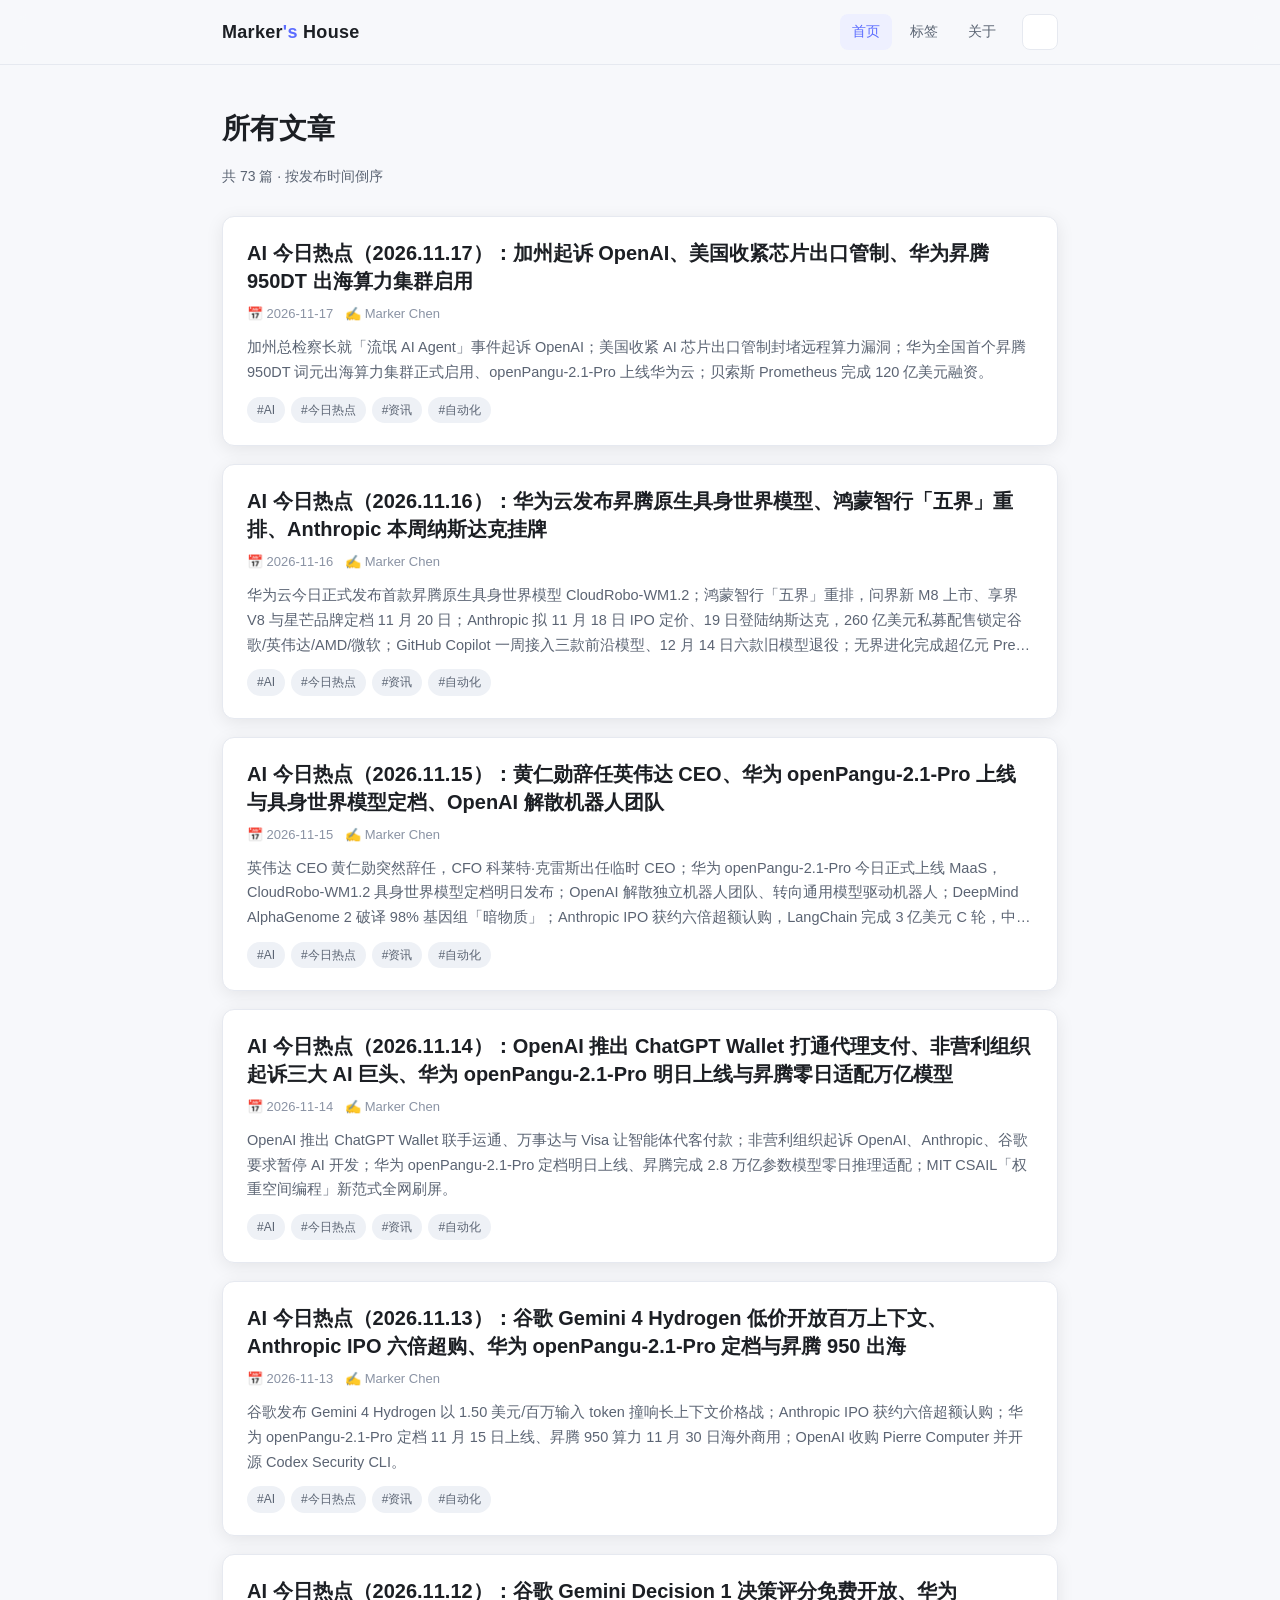
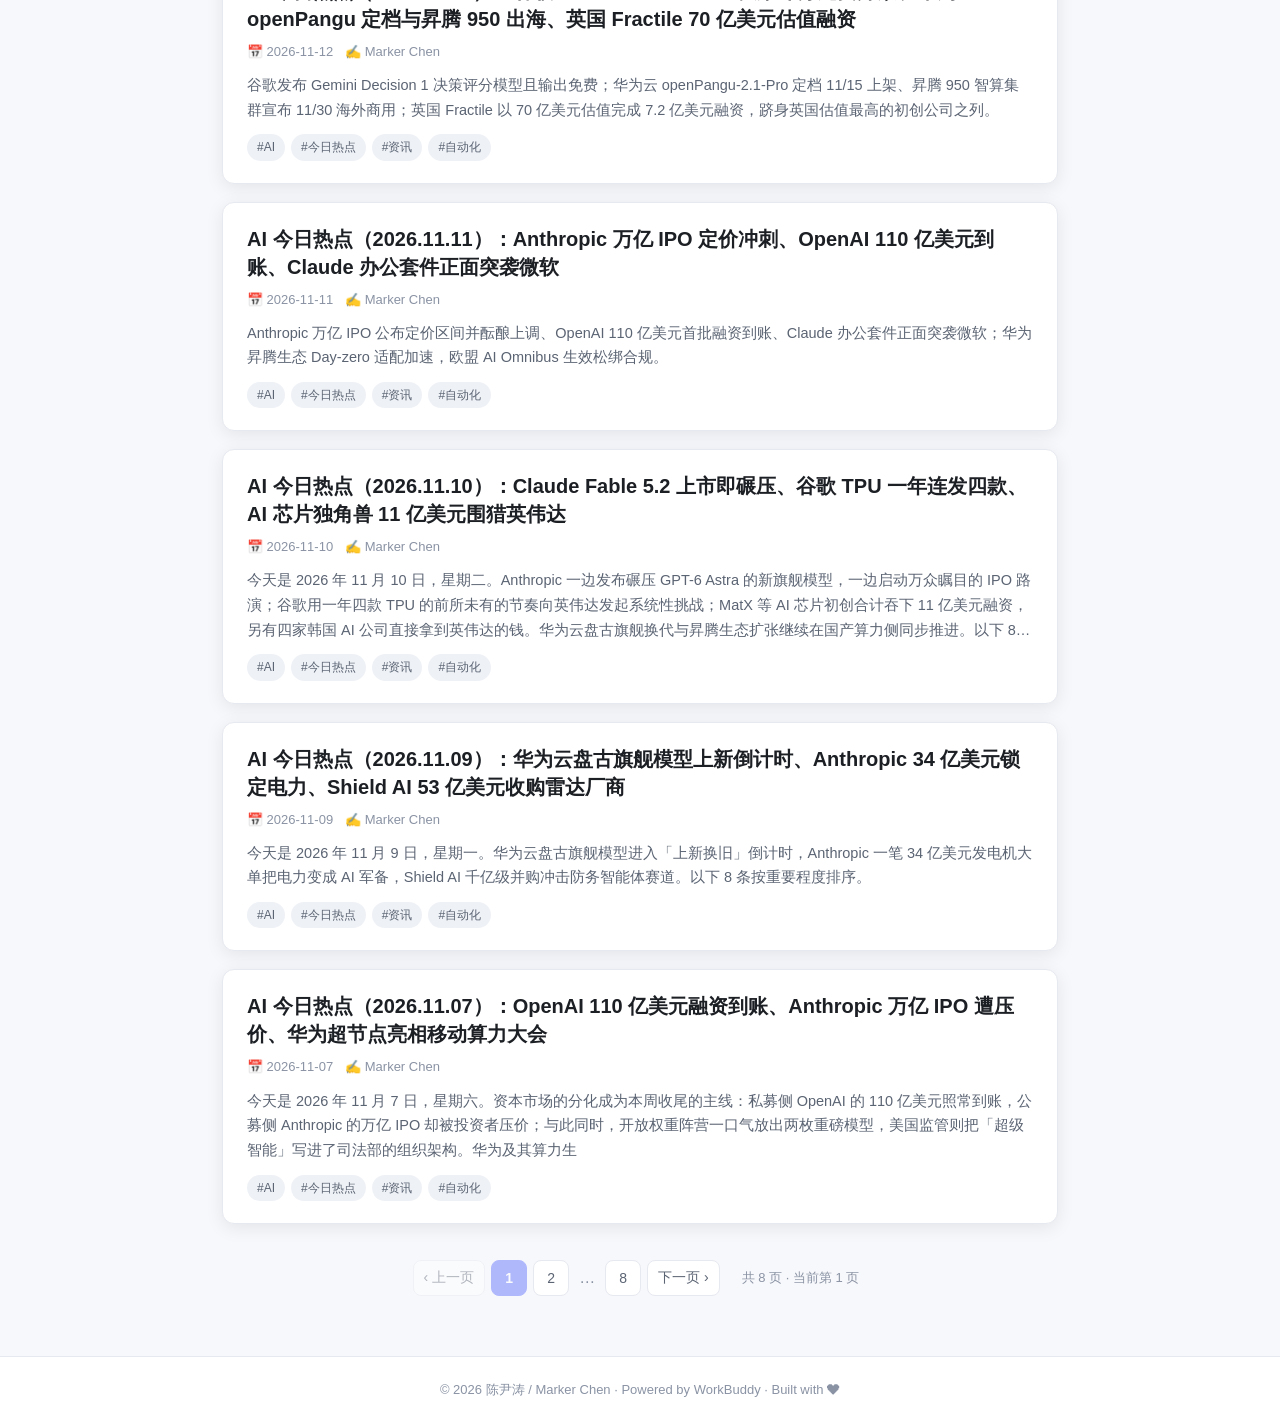
<file: index.html>
<!DOCTYPE html>
<html lang="zh-CN">
<head>
  <meta charset="UTF-8" />
  <meta name="viewport" content="width=device-width, initial-scale=1.0" />
  <title>Marker Chen 的小站 · 首页</title>
  <meta name="description" content="陈尹涛（Marker Chen）的个人小站——记录读书、编程与 vibe coding。" />
  <link rel="stylesheet" href="./css/style.css" />
  <base href="./" />
  <script>
    // 提前应用主题，避免闪烁
    (function () {
      try {
        var t = localStorage.getItem('blog-theme') || 'light';
        document.documentElement.setAttribute('data-theme', t);
      } catch (e) {}
    })();
  </script>
</head>
<body>
  <div id="site-header"></div>

  <main class="container">
    <h1 class="page-title">所有文章</h1>
    <p class="page-subtitle">共 <span id="total-count">0</span> 篇 · 按发布时间倒序</p>

    <section id="post-list" class="post-list" aria-live="polite"></section>

    <nav class="pagination" id="pagination" aria-label="分页导航"></nav>
  </main>

  <div id="site-footer"></div>

  <script src="./js/app.js"></script>
  <script>
    const PAGE_SIZE = 10;

    function renderCard(post) {
      const tags = (post.tags || [])
        .map((t) => `<a class="tag-chip" href="./tag.html?name=${encodeURIComponent(t)}">#${Blog.escapeHtml(t)}</a>`)
        .join("");
      const excerpt = post.excerpt || Blog.extractExcerpt(post.content, 140);
      return `
        <article class="post-card">
          <h2><a href="./post.html?id=${encodeURIComponent(post.id)}">${Blog.escapeHtml(post.title)}</a></h2>
          <div class="post-meta">
            <span class="meta-item">📅 ${Blog.formatDate(post.date)}</span>
            <span class="meta-item">✍ ${Blog.escapeHtml(post.author || "Marker Chen")}</span>
          </div>
          <p class="post-excerpt">${Blog.escapeHtml(excerpt)}</p>
          <div class="post-tags">${tags}</div>
        </article>
      `;
    }

    function getPageFromURL() {
      const params = new URLSearchParams(location.search);
      const p = parseInt(params.get("page") || "1", 10);
      return isNaN(p) || p < 1 ? 1 : p;
    }

    function setPageInURL(page) {
      const params = new URLSearchParams(location.search);
      if (page === 1) params.delete("page");
      else params.set("page", String(page));
      const qs = params.toString();
      const url = qs ? `?${qs}` : location.pathname;
      history.replaceState(null, "", url);
    }

    function renderPagination(currentPage, totalPages) {
      const root = document.getElementById("pagination");
      if (totalPages <= 1) {
        root.innerHTML = `<span class="page-info">共 ${totalPages} 页 · 当前第 ${currentPage} 页</span>`;
        return;
      }

      // 计算显示的页码范围
      const pages = [];
      const add = (p) => pages.push(p);
      const window_ = 1; // 当前页左右各显示几个
      add(1);
      if (currentPage - window_ > 2) add("…");
      for (let i = Math.max(2, currentPage - window_); i <= Math.min(totalPages - 1, currentPage + window_); i++) {
        add(i);
      }
      if (currentPage + window_ < totalPages - 1) add("…");
      if (totalPages > 1) add(totalPages);

      let html = "";
      // 上一页
      html += `<button type="button" data-page="${currentPage - 1}" ${currentPage === 1 ? "disabled" : ""}>‹ 上一页</button>`;

      pages.forEach((p) => {
        if (p === "…") {
          html += `<span class="ellipsis">…</span>`;
        } else if (p === currentPage) {
          html += `<button type="button" class="page-current" disabled>${p}</button>`;
        } else {
          html += `<button type="button" data-page="${p}">${p}</button>`;
        }
      });

      // 下一页
      html += `<button type="button" data-page="${currentPage + 1}" ${currentPage === totalPages ? "disabled" : ""}>下一页 ›</button>`;
      html += `<span class="page-info">共 ${totalPages} 页 · 当前第 ${currentPage} 页</span>`;

      root.innerHTML = html;

      // 绑定事件
      root.querySelectorAll("button[data-page]").forEach((btn) => {
        btn.addEventListener("click", () => {
          const p = parseInt(btn.dataset.page, 10);
          if (p >= 1 && p <= totalPages) {
            setPageInURL(p);
            renderPage(p);
            window.scrollTo({ top: 0, behavior: "smooth" });
          }
        });
      });
    }

    function renderPage(page) {
      const list = document.getElementById("post-list");
      const totalPages = Math.max(1, Math.ceil(_allPosts.length / PAGE_SIZE));
      page = Math.max(1, Math.min(page, totalPages));
      const start = (page - 1) * PAGE_SIZE;
      const end = start + PAGE_SIZE;
      const pagePosts = _allPosts.slice(start, end);

      list.innerHTML =
        pagePosts.map(renderCard).join("") ||
        `<div class="empty-state"><p>暂无文章</p></div>`;

      renderPagination(page, totalPages);
    }

    let _allPosts = [];
    (async function init() {
      Blog.applyTheme(Blog.getSavedTheme());
      Blog.renderHeader();
      Blog.renderFooter();

      try {
        _allPosts = await Blog.loadPosts();
        document.getElementById("total-count").textContent = _allPosts.length;
        const page = getPageFromURL();
        renderPage(page);
      } catch (err) {
        document.getElementById("post-list").innerHTML =
          `<div class="empty-state"><p>文章加载失败：${Blog.escapeHtml(err.message)}</p></div>`;
      }
    })();
  </script>
</body>
</html>
</file>
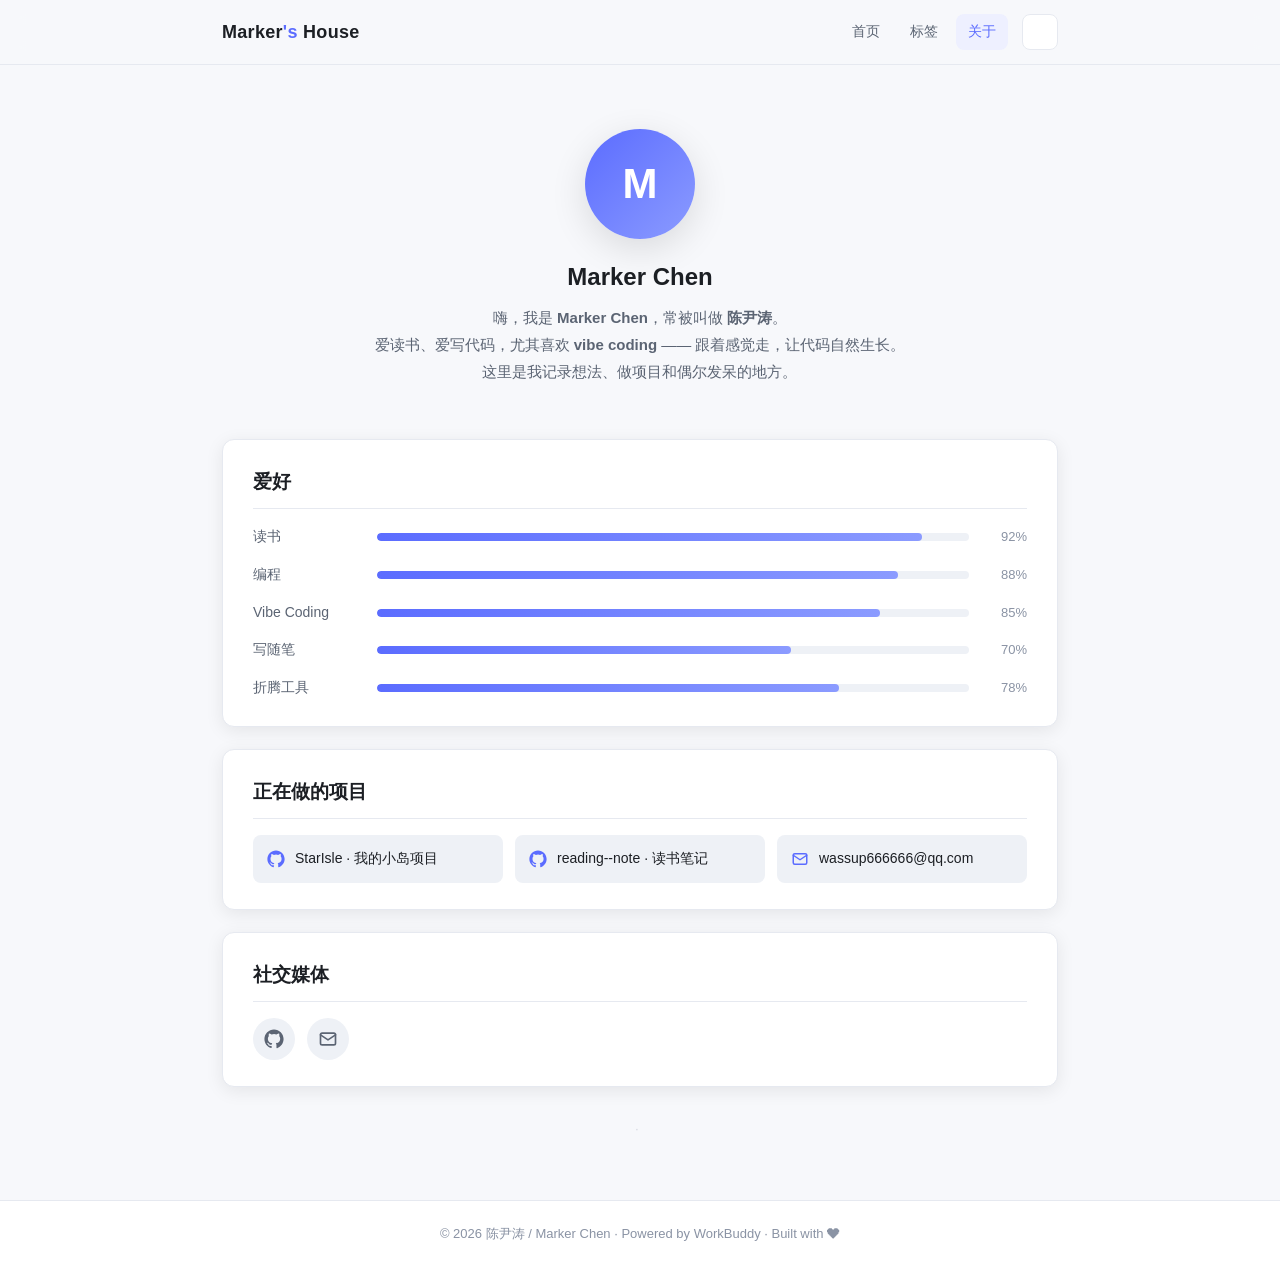
<file: about.html>
<!DOCTYPE html>
<html lang="zh-CN">
<head>
  <meta charset="UTF-8" />
  <meta name="viewport" content="width=device-width, initial-scale=1.0" />
  <title>关于 · Marker Chen 的小站</title>
  <link rel="stylesheet" href="./css/style.css" />
  <base href="./" />
  <script>
    (function () {
      try {
        var t = localStorage.getItem('blog-theme') || 'light';
        document.documentElement.setAttribute('data-theme', t);
      } catch (e) {}
    })();
  </script>
</head>
<body>
  <div id="site-header"></div>

  <main class="container">
    <section class="about-hero">
      <div class="avatar" id="avatar">M</div>
      <h1 class="about-name" id="about-name">陈尹涛 / Marker Chen</h1>
      <p class="about-bio" id="about-bio">
        嗨，我是 <b>Marker Chen</b>，常被叫做 <b>陈尹涛</b>。<br />
        爱读书、爱写代码，尤其喜欢 <b>vibe coding</b> —— 跟着感觉走，让代码自然生长。<br />
        这里是我记录想法、做项目和偶尔发呆的地方。
      </p>
    </section>

    <section class="about-section">
      <h2>爱好</h2>
      <div class="skill-list" id="hobby-list"></div>
    </section>

    <section class="about-section">
      <h2>正在做的项目</h2>
      <div class="contact-list" id="project-list"></div>
    </section>

    <section class="about-section">
      <h2>社交媒体</h2>
      <div class="social-links" id="social-links"></div>
    </section>

    <p class="admin-entry-hint">
      <a href="./admin.html" rel="nofollow">·</a>
    </p>
  </main>

  <div id="site-footer"></div>

  <script src="./js/app.js"></script>
  <script>
    // 关于页面信息配置
    const PROFILE = {
      name: "Marker Chen",
      bio:
        "嗨，我是 <b>Marker Chen</b>，常被叫做 <b>陈尹涛</b>。<br />" +
        "爱读书、爱写代码，尤其喜欢 <b>vibe coding</b> —— 跟着感觉走，让代码自然生长。<br />" +
        "这里是我记录想法、做项目和偶尔发呆的地方。",
      // 技能栈：复用一个进度条组件来表达「爱好 / 关注度」
      skills: [
        { name: "读书",       level: 92 },
        { name: "编程",       level: 88 },
        { name: "Vibe Coding",level: 85 },
        { name: "写随笔",     level: 70 },
        { name: "折腾工具",   level: 78 },
      ],
      // 联系方式 + 项目（共用卡片样式）
      contacts: [
        { icon: "github",  label: "StarIsle · 我的小岛项目",  href: "https://github.com/user-unknowed/-StarIsle-" },
        { icon: "github",  label: "reading--note · 读书笔记", href: "https://github.com/user-unknowed/reading--note" },
        { icon: "mail",    label: "wassup666666@qq.com",    href: "mailto:wassup666666@qq.com" },
      ],
      socials: [
        { icon: "github",  href: "https://github.com/user-unknowed", label: "GitHub" },
        { icon: "email",   href: "mailto:wassup666666@qq.com",          label: "邮箱" },
      ],
    };

    // 简单的 SVG icon 库（避免外部资源依赖）
    const ICONS = {
      mail: '<svg viewBox="0 0 24 24" fill="none" stroke="currentColor" stroke-width="2" stroke-linecap="round" stroke-linejoin="round"><rect x="3" y="5" width="18" height="14" rx="2"/><path d="M3 7l9 6 9-6"/></svg>',
      location: '<svg viewBox="0 0 24 24" fill="none" stroke="currentColor" stroke-width="2" stroke-linecap="round" stroke-linejoin="round"><path d="M21 10c0 7-9 13-9 13s-9-6-9-13a9 9 0 0 1 18 0z"/><circle cx="12" cy="10" r="3"/></svg>',
      rss: '<svg viewBox="0 0 24 24" fill="none" stroke="currentColor" stroke-width="2" stroke-linecap="round" stroke-linejoin="round"><path d="M4 11a9 9 0 0 1 9 9"/><path d="M4 4a16 16 0 0 1 16 16"/><circle cx="5" cy="19" r="1"/></svg>',
      github: '<svg viewBox="0 0 24 24" fill="currentColor"><path d="M12 .5C5.65.5.5 5.65.5 12c0 5.08 3.29 9.39 7.86 10.91.58.11.79-.25.79-.56v-2c-3.2.7-3.87-1.36-3.87-1.36-.52-1.32-1.27-1.67-1.27-1.67-1.04-.71.08-.7.08-.7 1.15.08 1.76 1.18 1.76 1.18 1.02 1.74 2.68 1.24 3.34.95.1-.74.4-1.24.72-1.53-2.55-.29-5.24-1.28-5.24-5.69 0-1.26.45-2.29 1.19-3.1-.12-.29-.51-1.47.11-3.07 0 0 .97-.31 3.18 1.18a11.1 11.1 0 0 1 5.79 0c2.2-1.49 3.17-1.18 3.17-1.18.62 1.6.23 2.78.12 3.07.74.81 1.19 1.84 1.19 3.1 0 4.42-2.69 5.39-5.25 5.68.41.35.78 1.05.78 2.12v3.14c0 .31.21.68.8.56C20.21 21.39 23.5 17.08 23.5 12 23.5 5.65 18.35.5 12 .5z"/></svg>',
      twitter: '<svg viewBox="0 0 24 24" fill="currentColor"><path d="M22 5.92c-.74.33-1.54.55-2.36.65a4.12 4.12 0 0 0 1.81-2.27 8.2 8.2 0 0 1-2.6.99 4.1 4.1 0 0 0-7 3.74A11.63 11.63 0 0 1 3.4 4.7a4.1 4.1 0 0 0 1.27 5.47 4.1 4.1 0 0 1-1.86-.51v.05a4.1 4.1 0 0 0 3.29 4.02 4.1 4.1 0 0 1-1.85.07 4.1 4.1 0 0 0 3.83 2.85A8.23 8.23 0 0 1 2 18.4a11.6 11.6 0 0 0 6.29 1.84c7.55 0 11.68-6.25 11.68-11.68 0-.18-.01-.35-.02-.53A8.36 8.36 0 0 0 22 5.92z"/></svg>',
      weibo: '<svg viewBox="0 0 24 24" fill="currentColor"><path d="M10.1 19.4c-3.8.4-7-1-7.2-3.2-.3-2.1 2.5-4.2 6.2-4.5 3.7-.4 7 1 7.2 3.1.2 2.2-2.5 4.3-6.2 4.6zm.3-6c-2.5.3-4.4 1.9-4.2 3.7.2 1.7 2.4 2.9 4.9 2.7 2.5-.3 4.4-1.9 4.2-3.6-.2-1.8-2.4-3-4.9-2.8zM18 9.5c-.6.2-1 .8-.9 1.4.1.6.7 1 1.3.8.6-.1 1-.7.9-1.3-.1-.7-.7-1-1.3-.9zm1.3-3.4c-1.5-.7-3.2-.5-4.3.4-.4.3-.4.9-.1 1.2.3.4.8.5 1.2.2.6-.5 1.6-.6 2.5-.2.9.4 1.5 1.3 1.4 2.3 0 .5.3.9.8.9.5.1.9-.3 1-.8.1-1.6-.8-3.3-2.5-4z"/></svg>',
      zhihu: '<svg viewBox="0 0 24 24" fill="currentColor"><path d="M5 4h14a1 1 0 0 1 1 1v14a1 1 0 0 1-1 1H5a1 1 0 0 1-1-1V5a1 1 0 0 1 1-1zm2.5 5h2v2.2c.5-.4 1.2-.7 2-.7 1.7 0 2.7 1.1 2.7 2.9V18h-2v-4.1c0-.9-.4-1.4-1.2-1.4-.9 0-1.5.6-1.5 1.6V18h-2V9zm9.4 0h2v1.2c.4-.9 1.1-1.4 2-1.4 1.1 0 1.9.6 2.2 1.6.4-1 1.2-1.6 2.3-1.6 1.6 0 2.5 1.1 2.5 2.9V18h-2v-4.1c0-.9-.4-1.4-1.1-1.4-.8 0-1.3.6-1.3 1.6V18h-2v-4.1c0-.9-.4-1.4-1.1-1.4-.8 0-1.3.6-1.3 1.6V18h-2V9z"/></svg>',
      email: '<svg viewBox="0 0 24 24" fill="none" stroke="currentColor" stroke-width="2" stroke-linecap="round" stroke-linejoin="round"><rect x="3" y="5" width="18" height="14" rx="2"/><path d="M3 7l9 6 9-6"/></svg>',
    };

    (function init() {
      Blog.applyTheme(Blog.getSavedTheme());
      Blog.renderHeader();
      Blog.renderFooter();

      // 头像首字母
      document.getElementById("avatar").textContent = (PROFILE.name || "B").charAt(0).toUpperCase();
      document.getElementById("about-name").textContent = PROFILE.name;
      document.getElementById("about-bio").innerHTML = PROFILE.bio;

      // 爱好（复用进度条组件）
      const hobbyList = document.getElementById("hobby-list");
      hobbyList.innerHTML = PROFILE.skills
        .map(
          (s) => `
            <div class="skill-row">
              <div class="skill-name">${Blog.escapeHtml(s.name)}</div>
              <div class="skill-bar"><div class="skill-fill" style="width:0%" data-target="${s.level}"></div></div>
              <div class="skill-percent">${s.level}%</div>
            </div>`
        )
        .join("");
      // 触发进度条动画
      requestAnimationFrame(() => {
        hobbyList.querySelectorAll(".skill-fill").forEach((el) => {
          el.style.width = el.dataset.target + "%";
        });
      });

      // 正在做的项目
      document.getElementById("project-list").innerHTML = PROFILE.contacts
        .map(
          (c) =>
            `<a class="contact-item" href="${c.href}" target="_blank" rel="noopener noreferrer">${ICONS[c.icon] || ""}<span>${Blog.escapeHtml(c.label)}</span></a>`
        )
        .join("");

      // 社交媒体
      document.getElementById("social-links").innerHTML = PROFILE.socials
        .map(
          (s) =>
            `<a class="social-link" href="${s.href}" target="_blank" rel="noopener noreferrer" title="${Blog.escapeHtml(s.label)}" aria-label="${Blog.escapeHtml(s.label)}">${ICONS[s.icon] || ""}</a>`
        )
        .join("");
    })();
  </script>
</body>
</html>
</file>
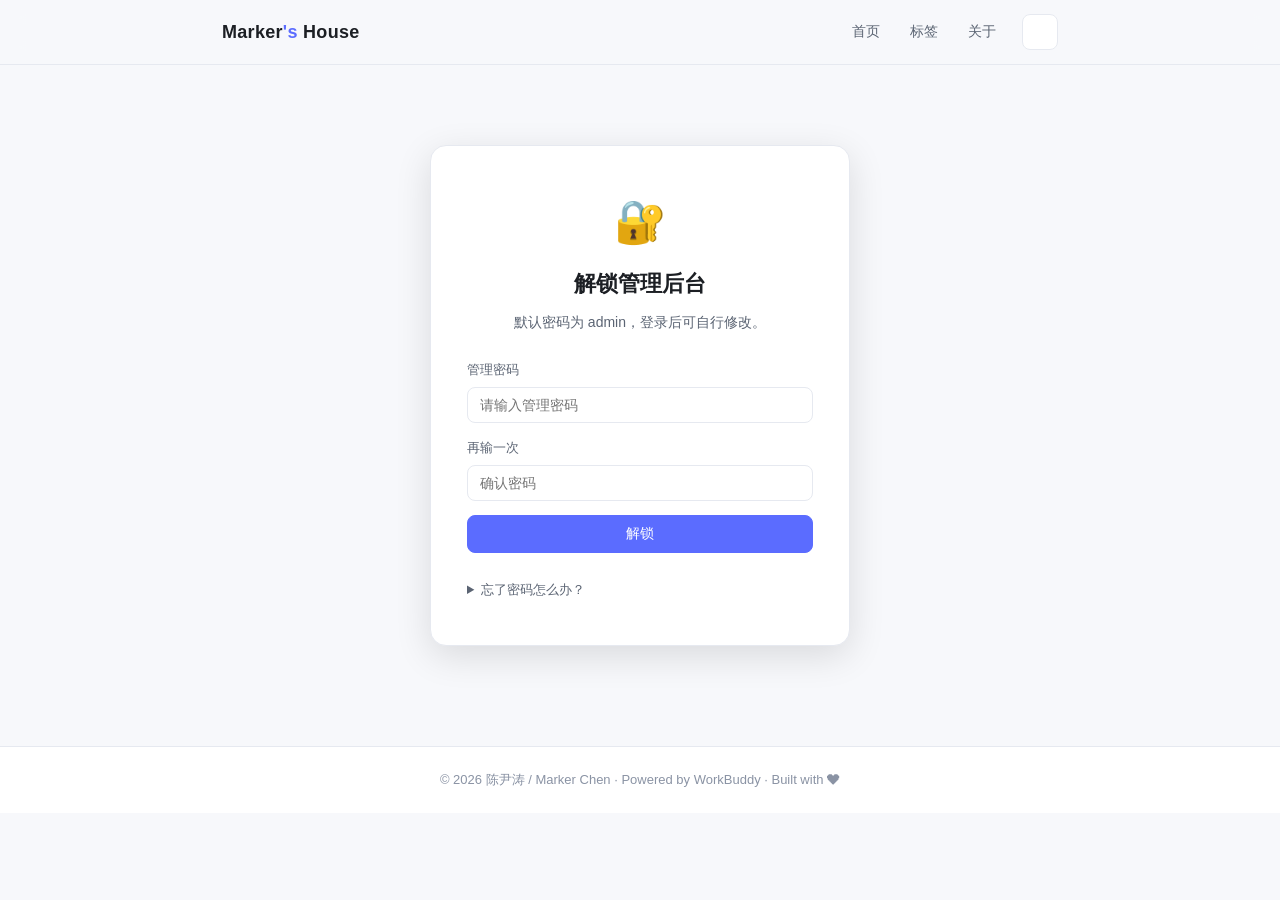
<file: admin.html>
<!DOCTYPE html>
<html lang="zh-CN">
<head>
  <meta charset="UTF-8" />
  <meta name="viewport" content="width=device-width, initial-scale=1.0" />
  <title>写文章 · Marker Chen 的小站</title>
  <link rel="stylesheet" href="./css/style.css" />
  <base href="./" />
  <script>
    // 提前应用主题
    (function () {
      try {
        var t = localStorage.getItem('blog-theme') || 'light';
        document.documentElement.setAttribute('data-theme', t);
      } catch (e) {}
    })();
  </script>
</head>
<body>
  <div id="site-header"></div>

  <main class="container container-wide">
    <!-- 登录/未配置面板 -->
    <section id="gate-panel" class="admin-gate">
      <div class="gate-card">
        <div class="gate-icon">🔐</div>
        <h1 class="gate-title" id="gate-title">解锁管理后台</h1>
        <p class="gate-sub" id="gate-sub">
          首次使用请设置一个管理密码；以后每次进入都要输入。
        </p>

        <div class="gate-form">
          <label class="field">
            <span class="field-label" id="pw-label">设置密码</span>
            <input
              type="password"
              id="pw-input"
              class="field-input"
              placeholder="请输入管理密码"
              autocomplete="new-password"
            />
          </label>
          <label class="field" id="pw-confirm-wrap" hidden>
            <span class="field-label">再输一次</span>
            <input
              type="password"
              id="pw-input-2"
              class="field-input"
              placeholder="确认密码"
              autocomplete="new-password"
            />
          </label>
          <div class="gate-error" id="gate-error" hidden></div>
          <button class="btn btn-primary btn-block" id="gate-submit">解锁</button>
        </div>

        <details class="gate-tips">
          <summary>忘了密码怎么办？</summary>
          <p>
            密码以 <code>SHA-256 哈希</code> 形式存于浏览器 <code>localStorage</code>，
            没有任何远程备份。<br />
            找回方法：在同一个浏览器里清掉 <code>localStorage</code> 里的
            <code>blog-admin-pw-hash</code> 键即可重设。
          </p>
        </details>
      </div>
    </section>

    <!-- 主体编辑器 -->
    <section id="editor-panel" hidden>
      <header class="admin-bar">
        <div class="admin-bar-left">
          <h1 class="admin-title">写文章</h1>
          <span class="admin-status" id="admin-status">未配置</span>
        </div>
        <div class="admin-bar-right">
          <button class="btn btn-ghost" id="btn-settings" title="GitHub / PAT 设置">⚙ 设置</button>
          <button class="btn btn-ghost" id="btn-lock" title="锁定后台">🔒 锁定</button>
        </div>
      </header>

      <!-- 设置弹层（默认收起） -->
      <section class="admin-settings" id="admin-settings" hidden>
        <h2>GitHub 仓库设置</h2>
        <p class="muted">
          Personal Access Token 必须有 <b>Contents: Read and write</b> 权限，
          范围限定到 <code>user-unknowed/markerchenshouse</code>。Token 只存于本浏览器 localStorage，不会被上传。
        </p>
        <div class="settings-grid">
          <label class="field">
            <span class="field-label">仓库 owner</span>
            <input type="text" id="cfg-owner" class="field-input" placeholder="user-unknowed" />
          </label>
          <label class="field">
            <span class="field-label">仓库名</span>
            <input type="text" id="cfg-repo" class="field-input" placeholder="markerchenshouse" />
          </label>
          <label class="field">
            <span class="field-label">分支</span>
            <input type="text" id="cfg-branch" class="field-input" placeholder="main" />
          </label>
          <label class="field">
            <span class="field-label">数据文件路径</span>
            <input type="text" id="cfg-data-path" class="field-input" placeholder="data/posts.json" />
          </label>
          <label class="field field-wide">
            <span class="field-label">Personal Access Token</span>
            <input
              type="password"
              id="cfg-token"
              class="field-input"
              placeholder="github_pat_..."
              autocomplete="off"
            />
          </label>
        </div>
        <div class="settings-actions">
          <button class="btn btn-primary" id="btn-save-cfg">保存设置</button>
          <button class="btn btn-ghost" id="btn-test-cfg">测试连接</button>
          <span class="settings-test" id="cfg-test-result"></span>
        </div>
      </section>

      <!-- 表单 + 编辑器 -->
      <form class="editor" id="editor-form" autocomplete="off">
        <div class="editor-meta">
          <label class="field">
            <span class="field-label">标题 *</span>
            <input type="text" id="f-title" class="field-input" required placeholder="给你的文章起个名字" />
          </label>

          <div class="meta-row">
            <label class="field">
              <span class="field-label">发布日期</span>
              <input type="date" id="f-date" class="field-input" />
            </label>
            <label class="field">
              <span class="field-label">作者</span>
              <input type="text" id="f-author" class="field-input" placeholder="Marker Chen" />
            </label>
            <label class="field field-grow">
              <span class="field-label">标签（用逗号分隔）</span>
              <input type="text" id="f-tags" class="field-input" placeholder="随笔, 生活, 编程" />
            </label>
          </div>

          <label class="field">
            <span class="field-label">摘要（列表页会显示）</span>
            <textarea id="f-excerpt" class="field-input field-textarea" rows="2" placeholder="一段简短引子；留空将自动从正文截取"></textarea>
          </label>
        </div>

        <div class="editor-toolbar">
          <div class="toolbar-group">
            <button type="button" class="tool" data-md="**bold**" title="加粗">B</button>
            <button type="button" class="tool" data-md="*italic*" title="斜体"><i>I</i></button>
            <button type="button" class="tool" data-md="`code`" title="行内代码"><code>&lt;/&gt;</code></button>
            <button type="button" class="tool" data-md-block="```\ncode\n```" title="代码块">代码块</button>
            <button type="button" class="tool" data-md-block="## 标题" title="二级标题">H2</button>
            <button type="button" class="tool" data-md-block="- 列表项" title="无序列表">• 列表</button>
            <button type="button" class="tool" data-md-block="1. 列表项" title="有序列表">1. 列表</button>
            <button type="button" class="tool" data-md-block="> 引用" title="引用">&gt; 引用</button>
            <button type="button" class="tool" data-md-block="[链接文字](https://)" title="链接">🔗</button>
            <button type="button" class="tool" data-md-block="![alt](https://)" title="图片">🖼</button>
          </div>
          <div class="toolbar-info">
            <span id="word-count">0 字</span>
            <span class="dot">·</span>
            <span id="reading-time">1 分钟阅读</span>
          </div>
        </div>

        <textarea
          id="f-content"
          class="field-textarea editor-content"
          placeholder="# 标题

开始写你的 Markdown 内容…"
          required
        ></textarea>

        <div class="editor-actions">
          <span class="editor-hint" id="editor-hint">填写完成后点击右侧按钮发布到 GitHub</span>
          <div class="actions-right">
            <button type="button" class="btn btn-ghost" id="btn-preview">本地预览</button>
            <button type="button" class="btn btn-ghost" id="btn-save-draft">保存草稿</button>
            <button type="submit" class="btn btn-primary" id="btn-publish">发布到 GitHub</button>
          </div>
        </div>
      </form>

      <!-- 预览弹层 -->
      <section class="preview-overlay" id="preview-overlay" hidden>
        <div class="preview-card">
          <header class="preview-head">
            <h2>本地预览</h2>
            <button class="btn btn-ghost" id="btn-close-preview">关闭</button>
          </header>
          <div class="preview-body markdown-body" id="preview-body"></div>
        </div>
      </section>

      <!-- 消息条 -->
      <div class="toast" id="toast" hidden></div>
    </section>
  </main>

  <div id="site-footer"></div>

  <script src="./js/app.js"></script>
  <script src="./js/admin.js"></script>
</body>
</html>
</file>
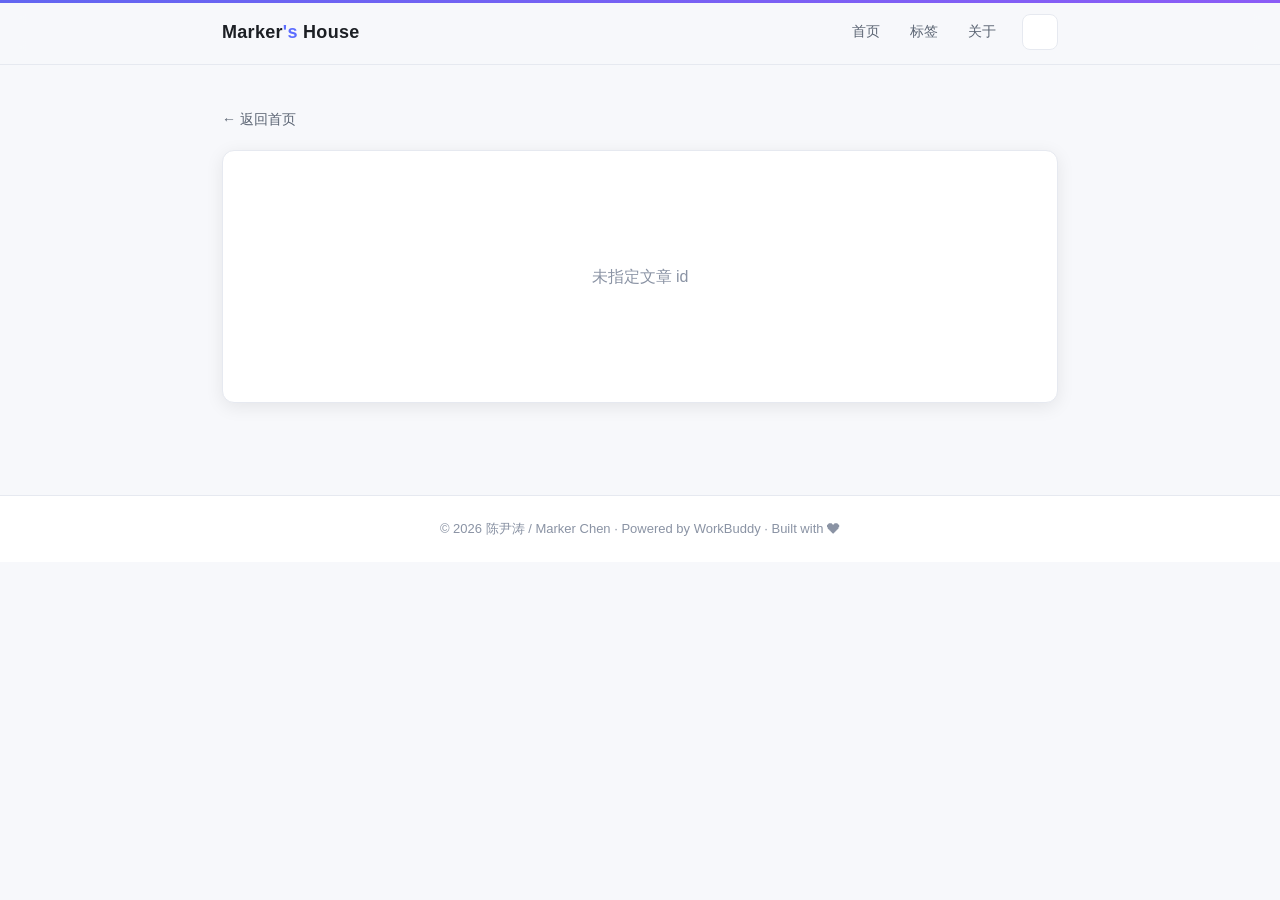
<file: post.html>
<!DOCTYPE html>
<html lang="zh-CN">
<head>
  <meta charset="UTF-8" />
  <meta name="viewport" content="width=device-width, initial-scale=1.0" />
  <title>文章详情 · Marker Chen 的小站</title>
  <link rel="stylesheet" href="./css/style.css" />
  <base href="./" />
  <script>
    (function () {
      try {
        var t = localStorage.getItem('blog-theme') || 'light';
        document.documentElement.setAttribute('data-theme', t);
      } catch (e) {}
    })();
  </script>
</head>
<body>
  <div class="reading-progress"><div class="reading-progress-bar"></div></div>
  <div id="site-header"></div>

  <main class="container">
    <a class="back-link" href="./index.html">← 返回首页</a>
    <article id="post-detail" class="post-detail">
      <div class="empty-state"><p>加载中…</p></div>
    </article>
    <nav id="post-nav" class="post-nav" aria-label="上下篇文章"></nav>
  </main>

  <div id="site-footer"></div>

  <script src="./js/app.js"></script>
  <script>
    function getPostId() {
      const params = new URLSearchParams(location.search);
      return params.get("id");
    }

    function renderPostNav(posts, currentIndex) {
      const root = document.getElementById("post-nav");
      if (posts.length <= 1) {
        root.innerHTML = "";
        return;
      }
      // 因为 posts 是倒序，currentIndex 是数组索引
      // 上一篇 = 索引 + 1（更早的一篇），下一篇 = 索引 - 1（更新的一篇）
      const older = posts[currentIndex + 1];   // 上一篇（更早）
      const newer = posts[currentIndex - 1];   // 下一篇（更新）
      const oldHtml = older
        ? `<a href="./post.html?id=${encodeURIComponent(older.id)}">
             <span class="nav-label">← 上一篇</span>
             <span class="nav-title">${Blog.escapeHtml(older.title)}</span>
           </a>`
        : `<div class="nav-empty"></div>`;
      const newHtml = newer
        ? `<a href="./post.html?id=${encodeURIComponent(newer.id)}">
             <span class="nav-label">下一篇 →</span>
             <span class="nav-title">${Blog.escapeHtml(newer.title)}</span>
           </a>`
        : `<div class="nav-empty"></div>`;
      root.innerHTML = oldHtml + newHtml;
    }

    (async function init() {
      Blog.applyTheme(Blog.getSavedTheme());
      Blog.renderHeader();
      Blog.renderFooter();

      const detail = document.getElementById("post-detail");
      const id = getPostId();

      if (!id) {
        detail.innerHTML = `<div class="empty-state"><p>未指定文章 id</p></div>`;
        return;
      }

      try {
        await Blog.ensureMarkedLoaded();
        await Blog.ensureHighlightLoaded();
        Blog.configureMarked();

        const posts = await Blog.loadPosts();
        const idx = posts.findIndex((p) => p.id === id);
        if (idx === -1) {
          detail.innerHTML = `<div class="empty-state"><p>找不到这篇文章。</p><p><a href="./index.html">回到首页</a></p></div>`;
          return;
        }
        const post = posts[idx];
        document.title = `${post.title} · Marker Chen 的小站`;

        const minutes = Blog.estimateReadingTime(post.content || "");
        const tagsHtml = (post.tags || [])
          .map((t) => `<a class="tag-chip" href="./tag.html?name=${encodeURIComponent(t)}">#${Blog.escapeHtml(t)}</a>`)
          .join(" ");

        detail.innerHTML = `
          <header class="post-header">
            <h1 class="post-title">${Blog.escapeHtml(post.title)}</h1>
            <div class="post-meta">
              <span class="meta-item">✍ ${Blog.escapeHtml(post.author || "Marker Chen")}</span>
              <span class="meta-item">📅 ${Blog.formatDate(post.date)}</span>
              <span class="meta-item">⏱ 约 ${minutes} 分钟阅读</span>
              <span class="meta-item">🏷 ${tagsHtml}</span>
            </div>
          </header>
          <div class="markdown-body" id="md-body">${Blog.renderMarkdown(post.content || "")}</div>
        `;

        renderPostNav(posts, idx);
        Blog.initReadingProgress();
      } catch (err) {
        detail.innerHTML = `<div class="empty-state"><p>加载失败：${Blog.escapeHtml(err.message)}</p></div>`;
      }
    })();
  </script>
</body>
</html>
</file>
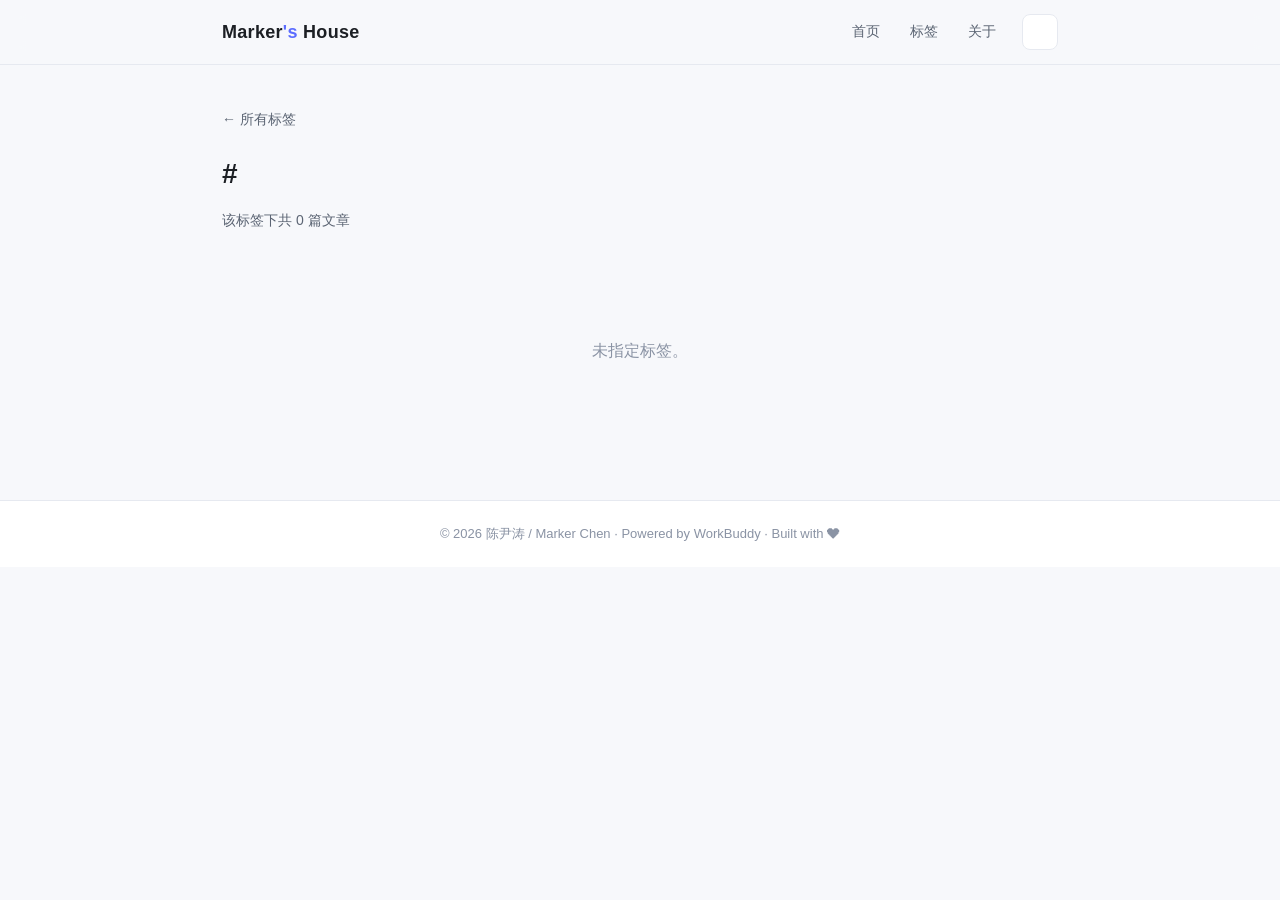
<file: tag.html>
<!DOCTYPE html>
<html lang="zh-CN">
<head>
  <meta charset="UTF-8" />
  <meta name="viewport" content="width=device-width, initial-scale=1.0" />
  <title>标签 · Marker Chen 的小站</title>
  <link rel="stylesheet" href="./css/style.css" />
  <base href="./" />
  <script>
    (function () {
      try {
        var t = localStorage.getItem('blog-theme') || 'light';
        document.documentElement.setAttribute('data-theme', t);
      } catch (e) {}
    })();
  </script>
</head>
<body>
  <div id="site-header"></div>

  <main class="container">
    <a class="back-link" href="./tags.html">← 所有标签</a>
    <h1 class="page-title">#<span id="tag-name">…</span></h1>
    <p class="page-subtitle">该标签下共 <span id="tag-count">0</span> 篇文章</p>

    <section id="post-list" class="post-list"></section>
  </main>

  <div id="site-footer"></div>

  <script src="./js/app.js"></script>
  <script>
    function getTagName() {
      const params = new URLSearchParams(location.search);
      return params.get("name") || "";
    }

    function renderCard(post) {
      const tags = (post.tags || [])
        .map(
          (t) =>
            `<a class="tag-chip" href="./tag.html?name=${encodeURIComponent(t)}">#${Blog.escapeHtml(t)}</a>`
        )
        .join("");
      const excerpt = post.excerpt || Blog.extractExcerpt(post.content, 140);
      return `
        <article class="post-card">
          <h2><a href="./post.html?id=${encodeURIComponent(post.id)}">${Blog.escapeHtml(post.title)}</a></h2>
          <div class="post-meta">
            <span class="meta-item">📅 ${Blog.formatDate(post.date)}</span>
            <span class="meta-item">✍ ${Blog.escapeHtml(post.author || "Marker Chen")}</span>
          </div>
          <p class="post-excerpt">${Blog.escapeHtml(excerpt)}</p>
          <div class="post-tags">${tags}</div>
        </article>
      `;
    }

    (async function init() {
      Blog.applyTheme(Blog.getSavedTheme());
      Blog.renderHeader();
      Blog.renderFooter();

      const tag = getTagName();
      document.getElementById("tag-name").textContent = tag;
      document.title = `#${tag} · Marker Chen 的小站`;

      const list = document.getElementById("post-list");
      if (!tag) {
        list.innerHTML = `<div class="empty-state"><p>未指定标签。</p></div>`;
        return;
      }

      try {
        const all = await Blog.loadPosts();
        const filtered = all.filter((p) => (p.tags || []).includes(tag));
        document.getElementById("tag-count").textContent = filtered.length;
        if (filtered.length === 0) {
          list.innerHTML = `<div class="empty-state"><p>该标签下暂无文章。</p></div>`;
          return;
        }
        list.innerHTML = filtered.map(renderCard).join("");
      } catch (err) {
        list.innerHTML = `<div class="empty-state"><p>加载失败：${Blog.escapeHtml(err.message)}</p></div>`;
      }
    })();
  </script>
</body>
</html>
</file>
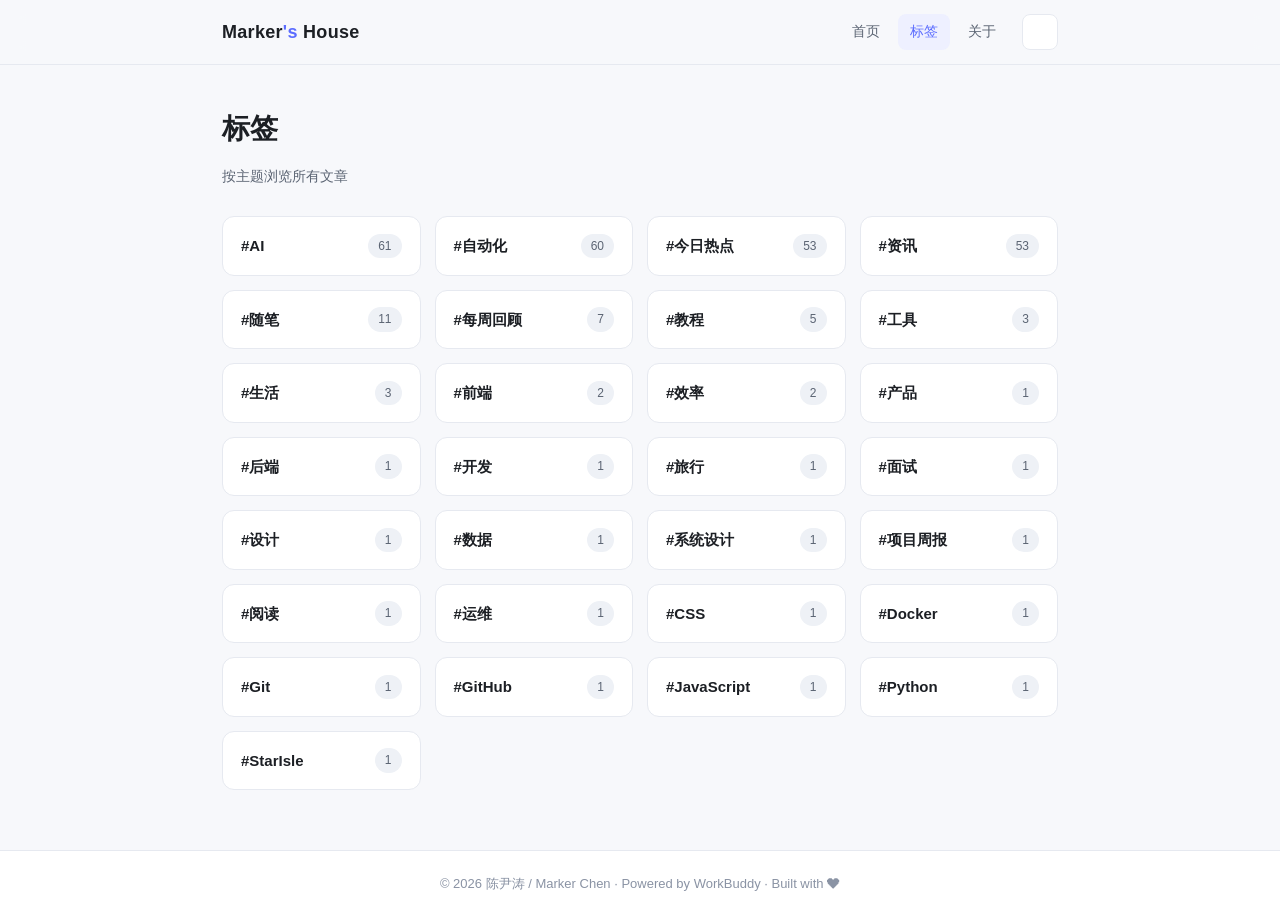
<file: tags.html>
<!DOCTYPE html>
<html lang="zh-CN">
<head>
  <meta charset="UTF-8" />
  <meta name="viewport" content="width=device-width, initial-scale=1.0" />
  <title>所有标签 · Marker Chen 的小站</title>
  <link rel="stylesheet" href="./css/style.css" />
  <base href="./" />
  <script>
    (function () {
      try {
        var t = localStorage.getItem('blog-theme') || 'light';
        document.documentElement.setAttribute('data-theme', t);
      } catch (e) {}
    })();
  </script>
</head>
<body>
  <div id="site-header"></div>

  <main class="container">
    <h1 class="page-title">标签</h1>
    <p class="page-subtitle">按主题浏览所有文章</p>

    <section id="tag-grid" class="tag-grid"></section>
  </main>

  <div id="site-footer"></div>

  <script src="./js/app.js"></script>
  <script>
    (async function init() {
      Blog.applyTheme(Blog.getSavedTheme());
      Blog.renderHeader();
      Blog.renderFooter();

      const grid = document.getElementById("tag-grid");
      try {
        const posts = await Blog.loadPosts();
        // 聚合标签
        const map = new Map();
        posts.forEach((p) => {
          (p.tags || []).forEach((t) => {
            map.set(t, (map.get(t) || 0) + 1);
          });
        });
        const tags = Array.from(map.entries())
          .map(([name, count]) => ({ name, count }))
          .sort((a, b) => b.count - a.count || a.name.localeCompare(b.name, "zh-Hans-CN"));

        if (tags.length === 0) {
          grid.innerHTML = `<div class="empty-state"><p>暂无标签</p></div>`;
          return;
        }

        grid.innerHTML = tags
          .map(
            (t) => `
              <a class="tag-card" href="./tag.html?name=${encodeURIComponent(t.name)}">
                <span class="tag-name">#${Blog.escapeHtml(t.name)}</span>
                <span class="tag-count">${t.count}</span>
              </a>`
          )
          .join("");
      } catch (err) {
        grid.innerHTML = `<div class="empty-state"><p>加载失败：${Blog.escapeHtml(err.message)}</p></div>`;
      }
    })();
  </script>
</body>
</html>
</file>
<file: css/style.css>
/* =========================================================
   博客主题 - 全局样式
   暗色 / 亮色主题通过 [data-theme] 切换
   ========================================================= */

:root {
  --max-w: 880px;
  --radius: 12px;
  --radius-sm: 8px;
  --shadow: 0 4px 18px rgba(0, 0, 0, 0.08);
  --shadow-lg: 0 10px 36px rgba(0, 0, 0, 0.12);
  --transition: 0.25s ease;
  --font-sans: -apple-system, BlinkMacSystemFont, "Segoe UI", "PingFang SC",
    "Hiragino Sans GB", "Microsoft YaHei", "Helvetica Neue", Helvetica, Arial,
    sans-serif;
  --font-mono: "JetBrains Mono", "Fira Code", Consolas, Monaco,
    "Courier New", monospace;
}

/* 亮色主题 */
[data-theme="light"] {
  --bg: #f7f8fb;
  --bg-card: #ffffff;
  --bg-elev: #ffffff;
  --bg-code: #f4f5f8;
  --bg-tag: #eef1f6;
  --bg-tag-hover: #e3e8f0;
  --text: #1c1f24;
  --text-soft: #5b6473;
  --text-mute: #8a93a4;
  --border: #e6e9f0;
  --accent: #5b6cff;
  --accent-soft: #eef0ff;
  --code-text: #c7254e;
  --quote-border: #d6dae4;
  --quote-bg: #fafbfd;
  /* 引用上标与参考资料 */
  --ref-mark-color: #6366f1;
  --ref-mark-bg: rgba(99, 102, 241, 0.1);
  --ref-section-bg: #f8fafc;
  --ref-section-border: #e2e8f0;
  --ref-link-color: #3b82f6;
  --ref-domain-color: #94a3b8;
  --title-decor-color: #e2e8f0;
  /* 进度条 */
  --progress-gradient: linear-gradient(90deg, #6366f1, #8b5cf6);
}

/* 暗色主题 */
[data-theme="dark"] {
  --bg: #0f1115;
  --bg-card: #181b22;
  --bg-elev: #1d212a;
  --bg-code: #11141a;
  --bg-tag: #242935;
  --bg-tag-hover: #2e3441;
  --text: #e6e8ee;
  --text-soft: #a8b0bf;
  --text-mute: #6c7689;
  --border: #262b36;
  --accent: #7c8cff;
  --accent-soft: #1e2235;
  --code-text: #ff8aa3;
  --quote-border: #2e3441;
  --quote-bg: #1a1e26;
  /* 引用上标与参考资料 */
  --ref-mark-color: #818cf8;
  --ref-mark-bg: rgba(129, 140, 248, 0.15);
  --ref-section-bg: #161a22;
  --ref-section-border: #2a2f3c;
  --ref-link-color: #60a5fa;
  --ref-domain-color: #64748b;
  --title-decor-color: #2a2f3c;
  /* 进度条 */
  --progress-gradient: linear-gradient(90deg, #818cf8, #a78bfa);
}

* {
  box-sizing: border-box;
}

html,
body {
  margin: 0;
  padding: 0;
  background: var(--bg);
  color: var(--text);
  font-family: var(--font-sans);
  font-size: 16px;
  line-height: 1.7;
  -webkit-font-smoothing: antialiased;
  -moz-osx-font-smoothing: grayscale;
  transition: background var(--transition), color var(--transition);
}

a {
  color: var(--accent);
  text-decoration: none;
  transition: color var(--transition);
}
a:hover {
  text-decoration: underline;
}

/* ===== 顶部导航 ===== */
.site-header {
  position: sticky;
  top: 0;
  z-index: 50;
  background: color-mix(in srgb, var(--bg) 85%, transparent);
  backdrop-filter: saturate(180%) blur(12px);
  -webkit-backdrop-filter: saturate(180%) blur(12px);
  border-bottom: 1px solid var(--border);
}
.nav-inner {
  max-width: var(--max-w);
  margin: 0 auto;
  padding: 14px 22px;
  display: flex;
  align-items: center;
  justify-content: space-between;
  gap: 16px;
}
.brand {
  font-size: 18px;
  font-weight: 700;
  letter-spacing: 0.3px;
  color: var(--text);
}
.brand .dot {
  color: var(--accent);
}
.nav-links {
  display: flex;
  align-items: center;
  gap: 6px;
}
.nav-links a {
  color: var(--text-soft);
  padding: 6px 12px;
  border-radius: 8px;
  font-size: 14px;
  font-weight: 500;
  transition: all var(--transition);
}
.nav-links a:hover {
  color: var(--text);
  background: var(--bg-tag);
  text-decoration: none;
}
.nav-links a.active {
  color: var(--accent);
  background: var(--accent-soft);
}
.nav-admin-btn {
  color: var(--accent) !important;
  background: var(--accent-soft);
  padding: 6px 12px;
  border-radius: 8px;
  font-size: 14px;
  font-weight: 600;
  transition: all var(--transition);
  text-decoration: none !important;
}
.nav-admin-btn:hover {
  filter: brightness(1.05);
  transform: translateY(-1px);
  box-shadow: var(--shadow);
  text-decoration: none !important;
}
.theme-toggle {
  display: inline-flex;
  align-items: center;
  justify-content: center;
  width: 36px;
  height: 36px;
  border: 1px solid var(--border);
  background: var(--bg-elev);
  color: var(--text-soft);
  border-radius: 8px;
  cursor: pointer;
  margin-left: 8px;
  transition: all var(--transition);
}
.theme-toggle:hover {
  color: var(--text);
  border-color: var(--accent);
}
.theme-toggle svg {
  width: 18px;
  height: 18px;
}

/* ===== 布局 ===== */
.container {
  max-width: var(--max-w);
  margin: 0 auto;
  padding: 40px 22px 60px;
}
.page-title {
  font-size: 28px;
  font-weight: 700;
  margin: 0 0 28px;
  letter-spacing: 0.3px;
}
.page-subtitle {
  color: var(--text-soft);
  margin-top: -16px;
  margin-bottom: 28px;
  font-size: 14px;
}

/* ===== 文章卡片 ===== */
.post-list {
  display: flex;
  flex-direction: column;
  gap: 18px;
}
.post-card {
  background: var(--bg-card);
  border: 1px solid var(--border);
  border-radius: var(--radius);
  padding: 22px 24px;
  transition: all var(--transition);
  box-shadow: var(--shadow);
}
.post-card:hover {
  transform: translateY(-2px);
  box-shadow: var(--shadow-lg);
  border-color: var(--accent);
}
.post-card h2 {
  margin: 0 0 8px;
  font-size: 20px;
  line-height: 1.4;
}
.post-card h2 a {
  color: var(--text);
}
.post-card h2 a:hover {
  color: var(--accent);
  text-decoration: none;
}
.post-meta {
  display: flex;
  flex-wrap: wrap;
  gap: 12px;
  color: var(--text-mute);
  font-size: 13px;
  margin-bottom: 10px;
}
.post-meta .meta-item {
  display: inline-flex;
  align-items: center;
  gap: 4px;
}
.post-excerpt {
  color: var(--text-soft);
  font-size: 14.5px;
  line-height: 1.7;
  margin: 6px 0 12px;
  display: -webkit-box;
  -webkit-line-clamp: 3;
  -webkit-box-orient: vertical;
  overflow: hidden;
}
.post-tags {
  display: flex;
  flex-wrap: wrap;
  gap: 6px;
}
.tag-chip {
  display: inline-block;
  padding: 3px 10px;
  font-size: 12px;
  background: var(--bg-tag);
  color: var(--text-soft);
  border-radius: 999px;
  transition: all var(--transition);
}
.tag-chip:hover {
  background: var(--bg-tag-hover);
  color: var(--accent);
  text-decoration: none;
}

/* ===== 分页 ===== */
.pagination {
  display: flex;
  justify-content: center;
  align-items: center;
  gap: 6px;
  margin-top: 36px;
  flex-wrap: wrap;
}
.pagination button,
.pagination a {
  min-width: 36px;
  height: 36px;
  padding: 0 10px;
  border-radius: 8px;
  border: 1px solid var(--border);
  background: var(--bg-card);
  color: var(--text-soft);
  font-size: 14px;
  cursor: pointer;
  display: inline-flex;
  align-items: center;
  justify-content: center;
  transition: all var(--transition);
}
.pagination button:hover:not(:disabled),
.pagination a:hover {
  border-color: var(--accent);
  color: var(--accent);
  text-decoration: none;
}
.pagination button:disabled {
  opacity: 0.45;
  cursor: not-allowed;
}
.pagination .page-current {
  background: var(--accent);
  border-color: var(--accent);
  color: #fff;
  font-weight: 600;
}
.pagination .page-info {
  color: var(--text-mute);
  font-size: 13px;
  margin-left: 8px;
  padding: 0 8px;
}
.pagination .ellipsis {
  color: var(--text-mute);
  padding: 0 4px;
}

/* ===== 文章详情 ===== */
.post-detail {
  background: var(--bg-card);
  border: 1px solid var(--border);
  border-radius: var(--radius);
  padding: 36px 40px;
  box-shadow: var(--shadow);
}
.post-detail .post-header {
  border-bottom: 1px solid var(--border);
  padding-bottom: 22px;
  margin-bottom: 28px;
}
.post-detail h1.post-title {
  font-size: 30px;
  line-height: 1.35;
  margin: 0 0 14px;
  letter-spacing: 0.3px;
}
.post-detail .post-meta {
  margin-bottom: 0;
  font-size: 13.5px;
}

/* Markdown 内容样式 */
.markdown-body {
  font-size: 15.5px;
  line-height: 1.85;
  color: var(--text);
  word-wrap: break-word;
}
.markdown-body h1,
.markdown-body h2,
.markdown-body h3,
.markdown-body h4,
.markdown-body h5,
.markdown-body h6 {
  margin: 1.8em 0 0.8em;
  font-weight: 700;
  line-height: 1.4;
  scroll-margin-top: 80px;
}
.markdown-body h1 { font-size: 28px; }
.markdown-body h2 {
  font-size: 24px;
  padding-bottom: 6px;
  border-bottom: 1px solid var(--border);
}
.markdown-body h3 { font-size: 20px; }
.markdown-body h4 { font-size: 18px; }
.markdown-body p {
  margin: 0 0 1em;
}
.markdown-body ul,
.markdown-body ol {
  margin: 0 0 1em;
  padding-left: 1.6em;
}
.markdown-body li {
  margin: 0.3em 0;
}
.markdown-body li > ul,
.markdown-body li > ol {
  margin: 0.3em 0;
}
.markdown-body a {
  color: var(--accent);
  border-bottom: 1px solid transparent;
}
.markdown-body a:hover {
  border-bottom-color: var(--accent);
  text-decoration: none;
}
.markdown-body img {
  max-width: 100%;
  display: block;
  margin: 1.2em auto;
  border-radius: var(--radius-sm);
  box-shadow: var(--shadow);
}
.markdown-body blockquote {
  margin: 1.2em 0;
  padding: 10px 18px;
  border-left: 4px solid var(--accent);
  background: var(--quote-bg);
  color: var(--text-soft);
  border-radius: 0 var(--radius-sm) var(--radius-sm) 0;
}
.markdown-body blockquote p:last-child {
  margin-bottom: 0;
}
.markdown-body table {
  width: 100%;
  border-collapse: collapse;
  margin: 1.2em 0;
  font-size: 14.5px;
  overflow: hidden;
  border-radius: var(--radius-sm);
}
.markdown-body th,
.markdown-body td {
  padding: 10px 14px;
  border: 1px solid var(--border);
  text-align: left;
}
.markdown-body th {
  background: var(--bg-tag);
  font-weight: 600;
}
.markdown-body tr:nth-child(even) td {
  background: var(--quote-bg);
}
.markdown-body code {
  font-family: var(--font-mono);
  font-size: 0.9em;
  background: var(--bg-code);
  color: var(--code-text);
  padding: 2px 6px;
  border-radius: 4px;
}
.markdown-body pre {
  background: var(--bg-code);
  border: 1px solid var(--border);
  border-radius: var(--radius-sm);
  padding: 16px 18px;
  overflow-x: auto;
  margin: 1.2em 0;
  line-height: 1.6;
}
.markdown-body pre code {
  background: transparent;
  color: var(--text);
  padding: 0;
  font-size: 14px;
}
.markdown-body hr {
  border: none;
  border-top: 1px solid var(--border);
  margin: 2em 0;
}

/* ===== 引用上标样式 ===== */
.markdown-body .ref-mark {
  display: inline-block;
  font-size: 0.75em;
  line-height: 0;
  vertical-align: super;
  margin: 0 1px;
  font-weight: 600;
}
.markdown-body .ref-mark a {
  color: var(--ref-mark-color);
  background: var(--ref-mark-bg);
  padding: 2px 5px;
  border-radius: 4px;
  text-decoration: none;
  transition: all 0.2s ease;
  border-bottom: none !important;
  font-family: inherit;
}
.markdown-body .ref-mark a:hover {
  background: var(--ref-mark-color);
  color: #fff !important;
  border-bottom-color: transparent !important;
  transform: translateY(-1px);
}
.markdown-body .ref-mark + .ref-mark {
  margin-left: -2px;
}

/* ===== 参考资料区块 ===== */
.markdown-body .references-title {
  margin-top: 2.5em !important;
  padding-top: 1.2em !important;
  padding-bottom: 0.4em;
  border-top: 1px solid var(--title-decor-color) !important;
  border-bottom: none !important;
  font-size: 22px !important;
  position: relative;
}
.markdown-body .references-title::before {
  content: "";
  position: absolute;
  top: -1px;
  left: 0;
  width: 56px;
  height: 2px;
  background: var(--progress-gradient);
  border-radius: 2px;
}
.markdown-body .references-list {
  list-style: none;
  padding: 1em 1.3em !important;
  margin: 1em 0 1.5em !important;
  background: var(--ref-section-bg);
  border-radius: var(--radius-sm);
  border: 1px solid var(--ref-section-border);
  counter-reset: ref-counter;
}
.markdown-body .references-list li {
  padding: 0.55em 0 0.55em 2.2em !important;
  position: relative;
  font-size: 0.92em;
  line-height: 1.6;
  border-bottom: 1px dashed var(--ref-section-border);
  margin: 0 !important;
  counter-increment: ref-counter;
}
.markdown-body .references-list li:last-child {
  border-bottom: none;
  padding-bottom: 0;
}
.markdown-body .references-list li:first-child {
  padding-top: 0;
}
.markdown-body .references-list li::before {
  content: "[" counter(ref-counter) "]";
  position: absolute;
  left: 0;
  top: 0.55em;
  color: var(--ref-mark-color);
  font-weight: 700;
  font-size: 0.82em;
  font-variant-numeric: tabular-nums;
}
.markdown-body .references-list a {
  color: var(--ref-link-color);
  word-break: break-all;
  text-decoration: none;
  border-bottom: 1px dashed transparent !important;
  transition: border-color 0.2s;
}
.markdown-body .references-list a:hover {
  border-bottom-color: var(--ref-link-color) !important;
}
.markdown-body .ref-domain {
  color: var(--ref-domain-color);
  font-size: 0.85em;
  margin-left: 0.4em;
}
.markdown-body .ref-back-link {
  float: right;
  color: var(--text-mute) !important;
  font-size: 0.85em;
  border-bottom: none !important;
  opacity: 0.7;
  transition: all 0.2s;
}
.markdown-body .ref-back-link:hover {
  color: var(--ref-mark-color) !important;
  opacity: 1;
  border-bottom-color: transparent !important;
}

/* ===== 标题装饰线优化 ===== */
.markdown-body h1 {
  padding-bottom: 0.3em;
  position: relative;
}
.markdown-body h2 {
  padding-bottom: 0.35em;
  position: relative;
}

/* ===== 引用块美化增强 ===== */
.markdown-body blockquote {
  position: relative;
  overflow: hidden;
}
.markdown-body blockquote::before {
  content: "\201C";
  position: absolute;
  top: -8px;
  left: 12px;
  font-size: 3em;
  color: var(--accent);
  opacity: 0.15;
  font-family: Georgia, "Times New Roman", serif;
  line-height: 1;
  font-weight: bold;
  pointer-events: none;
}

/* ===== 阅读进度条 ===== */
.reading-progress {
  position: fixed;
  top: 0;
  left: 0;
  width: 100%;
  height: 3px;
  z-index: 1000;
  pointer-events: none;
}
.reading-progress-bar {
  height: 100%;
  width: 100%;
  background: var(--progress-gradient);
  transform-origin: left center;
  transform: scaleX(0);
  transition: transform 0.08s linear;
}
@supports (animation-timeline: scroll()) {
  .reading-progress-bar {
    animation: readingProgress linear both;
    animation-timeline: scroll(root);
    transform: none;
  }
  @keyframes readingProgress {
    from { transform: scaleX(0); }
    to { transform: scaleX(1); }
  }
}

/* highlight.js 主题覆盖（基础适配） */
.hljs {
  background: transparent;
  color: var(--text);
}
[data-theme="light"] .hljs-keyword,
[data-theme="light"] .hljs-selector-tag,
[data-theme="light"] .hljs-built_in,
[data-theme="light"] .hljs-name,
[data-theme="light"] .hljs-tag {
  color: #d73a49;
}
[data-theme="light"] .hljs-string,
[data-theme="light"] .hljs-attr,
[data-theme="light"] .hljs-template-tag,
[data-theme="light"] .hljs-template-variable {
  color: #032f62;
}
[data-theme="light"] .hljs-comment,
[data-theme="light"] .hljs-quote {
  color: #6a737d;
  font-style: italic;
}
[data-theme="light"] .hljs-number,
[data-theme="light"] .hljs-literal {
  color: #005cc5;
}
[data-theme="light"] .hljs-title,
[data-theme="light"] .hljs-section,
[data-theme="light"] .hljs-function .hljs-title {
  color: #6f42c1;
}
[data-theme="dark"] .hljs-keyword,
[data-theme="dark"] .hljs-selector-tag,
[data-theme="dark"] .hljs-built_in,
[data-theme="dark"] .hljs-name,
[data-theme="dark"] .hljs-tag {
  color: #ff7b72;
}
[data-theme="dark"] .hljs-string,
[data-theme="dark"] .hljs-attr,
[data-theme="dark"] .hljs-template-tag {
  color: #a5d6ff;
}
[data-theme="dark"] .hljs-comment,
[data-theme="dark"] .hljs-quote {
  color: #8b949e;
  font-style: italic;
}
[data-theme="dark"] .hljs-number,
[data-theme="dark"] .hljs-literal {
  color: #79c0ff;
}
[data-theme="dark"] .hljs-title,
[data-theme="dark"] .hljs-function .hljs-title {
  color: #d2a8ff;
}

/* 上下篇导航 */
.post-nav {
  display: grid;
  grid-template-columns: 1fr 1fr;
  gap: 14px;
  margin-top: 32px;
}
.post-nav a {
  display: block;
  background: var(--bg-card);
  border: 1px solid var(--border);
  border-radius: var(--radius);
  padding: 16px 18px;
  color: var(--text);
  transition: all var(--transition);
}
.post-nav a:hover {
  border-color: var(--accent);
  text-decoration: none;
  transform: translateY(-2px);
}
.post-nav .nav-label {
  display: block;
  color: var(--text-mute);
  font-size: 12px;
  margin-bottom: 4px;
}
.post-nav .nav-title {
  color: var(--text);
  font-weight: 600;
  font-size: 14.5px;
  display: -webkit-box;
  -webkit-line-clamp: 2;
  -webkit-box-orient: vertical;
  overflow: hidden;
}
.post-nav a:hover .nav-title {
  color: var(--accent);
}
.post-nav .nav-empty {
  visibility: hidden;
}

/* 标签页 */
.tag-grid {
  display: grid;
  grid-template-columns: repeat(auto-fill, minmax(160px, 1fr));
  gap: 14px;
}
.tag-card {
  display: flex;
  align-items: center;
  justify-content: space-between;
  background: var(--bg-card);
  border: 1px solid var(--border);
  border-radius: var(--radius);
  padding: 16px 18px;
  color: var(--text);
  transition: all var(--transition);
  cursor: pointer;
}
.tag-card:hover {
  border-color: var(--accent);
  color: var(--accent);
  text-decoration: none;
  transform: translateY(-2px);
  box-shadow: var(--shadow);
}
.tag-card .tag-name {
  font-weight: 600;
  font-size: 15px;
}
.tag-card .tag-count {
  background: var(--bg-tag);
  color: var(--text-soft);
  padding: 2px 10px;
  border-radius: 999px;
  font-size: 12px;
}

/* 关于页 */
.about-hero {
  display: flex;
  flex-direction: column;
  align-items: center;
  text-align: center;
  padding: 24px 0 32px;
}
.avatar {
  width: 110px;
  height: 110px;
  border-radius: 50%;
  background: linear-gradient(135deg, var(--accent), #8b9bff);
  color: #fff;
  display: flex;
  align-items: center;
  justify-content: center;
  font-size: 42px;
  font-weight: 700;
  box-shadow: var(--shadow-lg);
  margin-bottom: 18px;
}
.about-name {
  font-size: 24px;
  font-weight: 700;
  margin: 0 0 6px;
}
.about-bio {
  color: var(--text-soft);
  max-width: 580px;
  margin: 0 auto;
  font-size: 15px;
  line-height: 1.8;
}
.about-section {
  background: var(--bg-card);
  border: 1px solid var(--border);
  border-radius: var(--radius);
  padding: 26px 30px;
  margin-top: 22px;
  box-shadow: var(--shadow);
}
.about-section h2 {
  font-size: 19px;
  margin: 0 0 16px;
  padding-bottom: 10px;
  border-bottom: 1px solid var(--border);
}
.skill-list {
  display: flex;
  flex-direction: column;
  gap: 14px;
}
.skill-row {
  display: flex;
  align-items: center;
  gap: 14px;
}
.skill-name {
  width: 110px;
  font-size: 14px;
  color: var(--text-soft);
  font-weight: 500;
  flex-shrink: 0;
}
.skill-bar {
  flex: 1;
  height: 8px;
  background: var(--bg-tag);
  border-radius: 4px;
  overflow: hidden;
}
.skill-fill {
  height: 100%;
  background: linear-gradient(90deg, var(--accent), #8b9bff);
  border-radius: 4px;
  transition: width 1s ease;
}
.skill-percent {
  width: 44px;
  text-align: right;
  color: var(--text-mute);
  font-size: 13px;
  font-variant-numeric: tabular-nums;
}
.contact-list {
  display: grid;
  grid-template-columns: repeat(auto-fit, minmax(220px, 1fr));
  gap: 12px;
}
.contact-item {
  display: flex;
  align-items: center;
  gap: 10px;
  padding: 12px 14px;
  background: var(--bg-tag);
  border-radius: var(--radius-sm);
  color: var(--text);
  font-size: 14px;
  transition: all var(--transition);
}
.contact-item:hover {
  background: var(--bg-tag-hover);
  text-decoration: none;
}
.contact-item svg {
  width: 18px;
  height: 18px;
  color: var(--accent);
  flex-shrink: 0;
}
.social-links {
  display: flex;
  gap: 12px;
  flex-wrap: wrap;
}
.social-link {
  display: inline-flex;
  align-items: center;
  justify-content: center;
  width: 42px;
  height: 42px;
  border-radius: 50%;
  background: var(--bg-tag);
  color: var(--text-soft);
  transition: all var(--transition);
}
.social-link:hover {
  background: var(--accent);
  color: #fff;
  transform: translateY(-2px);
  text-decoration: none;
}
.social-link svg {
  width: 20px;
  height: 20px;
}

/* 页脚 */
.site-footer {
  border-top: 1px solid var(--border);
  padding: 22px;
  text-align: center;
  color: var(--text-mute);
  font-size: 13px;
  background: var(--bg-card);
}
.site-footer a {
  color: var(--text-soft);
}

/* 空状态 */
.empty-state {
  text-align: center;
  padding: 60px 20px;
  color: var(--text-mute);
}
.empty-state svg {
  width: 60px;
  height: 60px;
  margin-bottom: 12px;
  opacity: 0.4;
}

/* 返回链接 */
.back-link {
  display: inline-flex;
  align-items: center;
  gap: 6px;
  color: var(--text-soft);
  font-size: 14px;
  margin-bottom: 18px;
}
.back-link:hover {
  color: var(--accent);
  text-decoration: none;
}

/* ===== 响应式 ===== */
@media (max-width: 720px) {
  .container {
    padding: 24px 16px 40px;
  }
  .nav-inner {
    padding: 12px 16px;
  }
  .brand {
    font-size: 16px;
  }
  .nav-links a {
    padding: 6px 8px;
    font-size: 13px;
  }
  .post-detail {
    padding: 24px 20px;
  }
  .post-detail h1.post-title {
    font-size: 24px;
  }
  .post-card {
    padding: 18px 18px;
  }
  .post-card h2 {
    font-size: 18px;
  }
  .post-nav {
    grid-template-columns: 1fr;
  }
  .about-section {
    padding: 20px;
  }
  .skill-name {
    width: 90px;
    font-size: 13px;
  }
  .skill-percent {
    width: 36px;
  }
  .pagination .page-info {
    width: 100%;
    text-align: center;
    margin: 4px 0 0;
  }
}

/* 滚动条 */
::-webkit-scrollbar { width: 10px; height: 10px; }
::-webkit-scrollbar-track { background: transparent; }
::-webkit-scrollbar-thumb {
  background: var(--border);
  border-radius: 5px;
}
::-webkit-scrollbar-thumb:hover { background: var(--text-mute); }

/* =========================================================
   admin 后台专用样式
   ========================================================= */
.container-wide { max-width: 1100px; }

.admin-gate {
  min-height: 60vh;
  display: flex;
  align-items: center;
  justify-content: center;
  padding: 40px 0;
}
.gate-card {
  background: var(--bg-card);
  border: 1px solid var(--border);
  border-radius: 16px;
  padding: 40px 36px;
  max-width: 420px;
  width: 100%;
  box-shadow: var(--shadow-lg);
}
.gate-icon { font-size: 42px; text-align: center; margin-bottom: 8px; }
.gate-title { font-size: 22px; text-align: center; margin: 0 0 8px; }
.gate-sub { text-align: center; color: var(--text-soft); font-size: 14px; line-height: 1.7; margin: 0 0 24px; }
.gate-form { display: flex; flex-direction: column; gap: 14px; }
.gate-error {
  background: rgba(220, 53, 69, 0.1);
  color: #dc3545;
  padding: 10px 14px;
  border-radius: 8px;
  font-size: 13.5px;
  border: 1px solid rgba(220, 53, 69, 0.2);
}
[data-theme="dark"] .gate-error { background: rgba(255, 100, 120, 0.12); color: #ff8a9c; border-color: rgba(255, 100, 120, 0.3); }
.gate-tips { margin-top: 22px; font-size: 13px; color: var(--text-soft); }
.gate-tips summary { cursor: pointer; padding: 4px 0; }
.gate-tips p { margin: 10px 0 0; line-height: 1.7; }
.gate-tips code { background: var(--bg-code); padding: 1px 6px; border-radius: 4px; font-size: 12.5px; }

/* 字段 */
.field { display: flex; flex-direction: column; gap: 6px; }
.field-label { font-size: 13px; color: var(--text-soft); font-weight: 500; }
.field-input {
  background: var(--bg-elev);
  border: 1px solid var(--border);
  border-radius: 8px;
  padding: 9px 12px;
  font-size: 14px;
  font-family: inherit;
  color: var(--text);
  transition: all var(--transition);
  width: 100%;
}
.field-input:focus {
  outline: none;
  border-color: var(--accent);
  box-shadow: 0 0 0 3px var(--accent-soft);
}
.field-textarea { font-family: var(--font-sans); line-height: 1.7; resize: vertical; min-height: 80px; }
.field-grow { flex: 1; }

/* 按钮 */
.btn {
  display: inline-flex;
  align-items: center;
  justify-content: center;
  gap: 6px;
  padding: 9px 16px;
  border-radius: 8px;
  font-size: 14px;
  font-weight: 500;
  border: 1px solid transparent;
  cursor: pointer;
  transition: all var(--transition);
  font-family: inherit;
  white-space: nowrap;
}
.btn:disabled { opacity: 0.5; cursor: not-allowed; }
.btn-primary {
  background: var(--accent);
  color: #fff;
  border-color: var(--accent);
}
.btn-primary:hover:not(:disabled) {
  filter: brightness(1.05);
  transform: translateY(-1px);
  box-shadow: var(--shadow);
}
.btn-ghost {
  background: transparent;
  color: var(--text-soft);
  border-color: var(--border);
}
.btn-ghost:hover { color: var(--text); border-color: var(--accent); background: var(--accent-soft); }
.btn-block { width: 100%; }

/* 顶部条 */
.admin-bar {
  display: flex;
  align-items: center;
  justify-content: space-between;
  padding: 18px 0;
  margin-bottom: 18px;
  border-bottom: 1px solid var(--border);
  flex-wrap: wrap;
  gap: 12px;
}
.admin-bar-left { display: flex; align-items: center; gap: 14px; }
.admin-bar-right { display: flex; align-items: center; gap: 8px; }
.admin-title { font-size: 22px; margin: 0; }
.admin-status {
  font-size: 12.5px;
  padding: 3px 10px;
  border-radius: 999px;
  font-weight: 500;
}
.admin-status-ok { background: rgba(40, 167, 69, 0.12); color: #28a745; }
.admin-status-warn { background: rgba(255, 193, 7, 0.15); color: #d4a005; }
[data-theme="dark"] .admin-status-ok { background: rgba(72, 207, 145, 0.18); color: #6cd196; }
[data-theme="dark"] .admin-status-warn { background: rgba(255, 200, 80, 0.18); color: #ffd166; }

/* 设置 */
.admin-settings {
  background: var(--bg-card);
  border: 1px solid var(--border);
  border-radius: var(--radius);
  padding: 24px 28px;
  margin-bottom: 20px;
  box-shadow: var(--shadow);
}
.admin-settings h2 { font-size: 17px; margin: 0 0 8px; }
.admin-settings .muted { color: var(--text-soft); font-size: 13px; line-height: 1.7; margin: 0 0 16px; }
.admin-settings code { background: var(--bg-code); padding: 1px 6px; border-radius: 4px; font-size: 12.5px; }
.settings-grid {
  display: grid;
  grid-template-columns: repeat(4, 1fr);
  gap: 14px;
  margin-bottom: 14px;
}
.settings-grid .field-wide { grid-column: 1 / -1; }
.settings-actions { display: flex; align-items: center; gap: 12px; flex-wrap: wrap; }
.settings-test { font-size: 13px; color: var(--text-soft); }
.settings-test-ok { color: #28a745; }
.settings-test-bad { color: #dc3545; }
[data-theme="dark"] .settings-test-ok { color: #6cd196; }
[data-theme="dark"] .settings-test-bad { color: #ff8a9c; }

/* 编辑器 */
.editor {
  background: var(--bg-card);
  border: 1px solid var(--border);
  border-radius: var(--radius);
  padding: 24px 28px;
  box-shadow: var(--shadow);
  display: flex;
  flex-direction: column;
  gap: 18px;
}
.editor-meta { display: flex; flex-direction: column; gap: 14px; }
.meta-row { display: grid; grid-template-columns: 160px 160px 1fr; gap: 14px; }
.editor-toolbar {
  display: flex;
  align-items: center;
  justify-content: space-between;
  gap: 12px;
  padding: 8px 0;
  border-top: 1px solid var(--border);
  border-bottom: 1px solid var(--border);
  flex-wrap: wrap;
}
.toolbar-group { display: flex; flex-wrap: wrap; gap: 4px; }
.tool {
  background: transparent;
  border: 1px solid transparent;
  color: var(--text-soft);
  padding: 5px 10px;
  border-radius: 6px;
  font-size: 13px;
  font-family: inherit;
  cursor: pointer;
  transition: all var(--transition);
  min-width: 32px;
}
.tool:hover { color: var(--text); background: var(--bg-tag); border-color: var(--border); }
.tool i { font-style: italic; }
.toolbar-info { font-size: 12.5px; color: var(--text-mute); display: flex; align-items: center; gap: 6px; }
.toolbar-info .dot { opacity: 0.5; }
.editor-content {
  min-height: 380px;
  font-family: var(--font-mono);
  font-size: 14px;
  line-height: 1.8;
}
.editor-actions {
  display: flex;
  align-items: center;
  justify-content: space-between;
  gap: 12px;
  flex-wrap: wrap;
}
.editor-hint { font-size: 13px; color: var(--text-soft); }
.editor-hint code { background: var(--bg-code); padding: 1px 6px; border-radius: 4px; font-size: 12px; }
.editor-hint a { color: var(--accent); }
.actions-right { display: flex; gap: 8px; flex-wrap: wrap; }

/* 预览弹层 */
.preview-overlay {
  position: fixed;
  inset: 0;
  background: rgba(0, 0, 0, 0.5);
  z-index: 100;
  display: flex;
  align-items: center;
  justify-content: center;
  padding: 20px;
  animation: fadeIn 0.18s ease;
}
@keyframes fadeIn { from { opacity: 0; } to { opacity: 1; } }
.preview-card {
  background: var(--bg-card);
  border-radius: var(--radius);
  max-width: 820px;
  width: 100%;
  max-height: 86vh;
  display: flex;
  flex-direction: column;
  border: 1px solid var(--border);
  box-shadow: var(--shadow-lg);
}
.preview-head {
  display: flex;
  align-items: center;
  justify-content: space-between;
  padding: 16px 24px;
  border-bottom: 1px solid var(--border);
}
.preview-head h2 { margin: 0; font-size: 17px; }
.preview-body {
  flex: 1;
  overflow-y: auto;
  padding: 24px 32px;
}

/* Toast */
.toast {
  position: fixed;
  bottom: 28px;
  left: 50%;
  transform: translateX(-50%);
  padding: 12px 20px;
  border-radius: 10px;
  font-size: 14px;
  box-shadow: var(--shadow-lg);
  z-index: 200;
  max-width: 90vw;
  text-align: center;
  animation: slideUp 0.22s ease;
}
@keyframes slideUp { from { opacity: 0; transform: translate(-50%, 20px); } to { opacity: 1; transform: translate(-50%, 0); } }
.toast-info  { background: var(--bg-card); color: var(--text); border: 1px solid var(--border); }
.toast-ok    { background: rgba(40, 167, 69, 0.95); color: #fff; }
.toast-error { background: rgba(220, 53, 69, 0.95); color: #fff; }
[data-theme="dark"] .toast-ok    { background: rgba(72, 207, 145, 0.95); }
[data-theme="dark"] .toast-error { background: rgba(255, 100, 120, 0.95); }

@media (max-width: 720px) {
  .settings-grid { grid-template-columns: 1fr 1fr; }
  .meta-row { grid-template-columns: 1fr; }
  .editor { padding: 18px; }
  .actions-right { width: 100%; }
  .actions-right .btn { flex: 1; }
  .toolbar-info { width: 100%; justify-content: flex-end; }
}

/* admin 入口（仅 about 页底部）— 故意做得极低调 */
.admin-entry-hint {
  text-align: center;
  margin: 32px 0 0;
  font-size: 12px;
  color: var(--text-mute);
  opacity: 0.35;
  transition: opacity var(--transition);
}
.admin-entry-hint a {
  color: inherit;
  text-decoration: none;
  letter-spacing: 0.5em;
}
.admin-entry-hint:hover { opacity: 0.9; }
</file>
